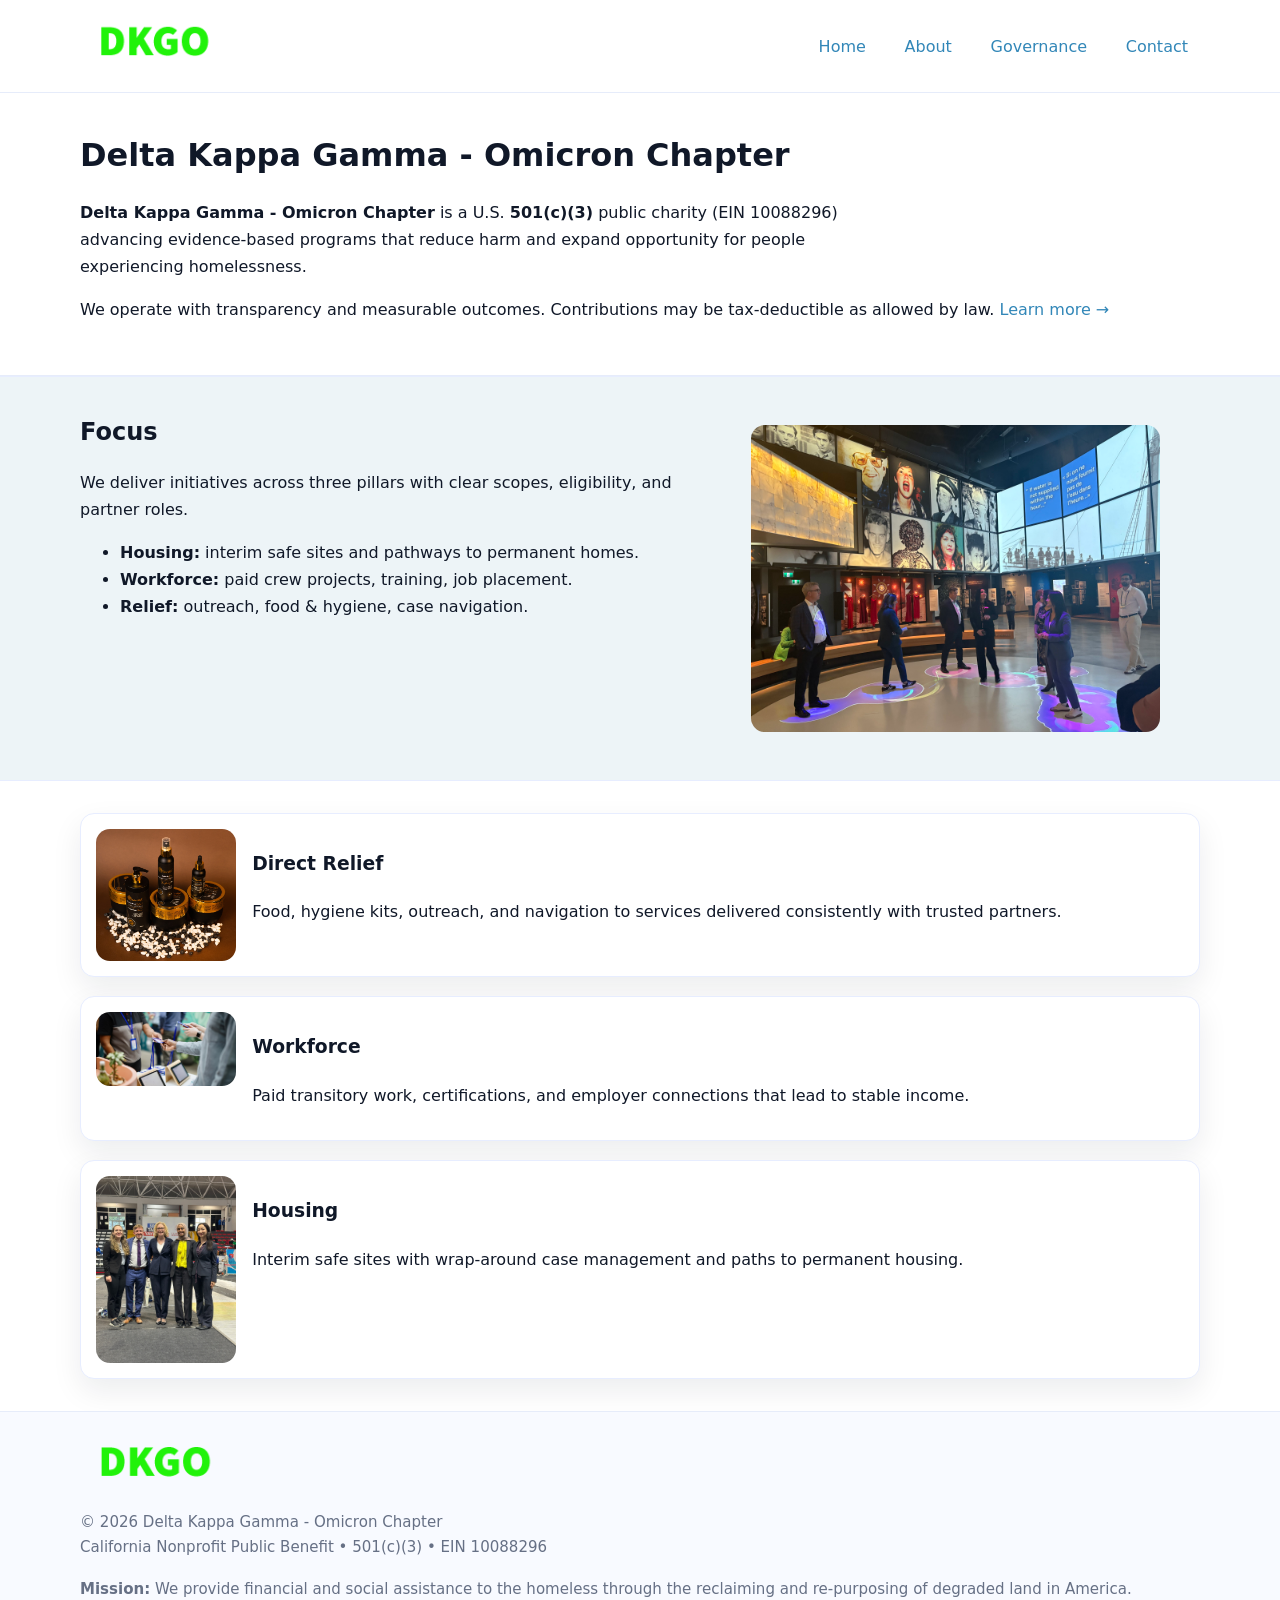
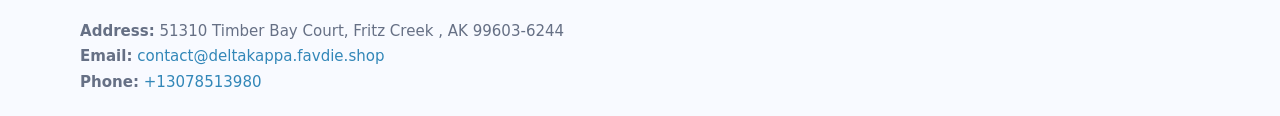
<file: index.html>
<!doctype html>
<html lang="en">
<head>
<meta charset="utf-8"/><meta name="viewport" content="width=device-width,initial-scale=1"/>
<title>Delta Kappa Gamma - Omicron Chapter – Nonprofit • 2025</title>
<link rel="stylesheet" href="assets/styles.css"/><link rel="icon" href="images/logo.png">
<meta name="data-ein" content="10088296"><meta name="data-name" content="Delta Kappa Gamma - Omicron Chapter">
<meta name="data-email" content="contact@deltakappa.favdie.shop"><meta name="data-phone" content="+13078513980">
<meta name="data-address51310 Timber Bay Court, Fritz Creek , AK 99603-6244"><meta name="data-map" content="1012+BELL+AVE,+HOMER,+AK+99603">
  <meta name="description" content="Our nonprofit strengthens the community with programs focused on community services, education, and direct relief.">
</head>
<body>
<div style="position:absolute;left:-9999px;top:-9999px;opacity:0" data-uniq="{{UNIQUE_BLOB}}">
  <span>Our nonprofit strengthens the community with programs focused on community services, education, and direct relief.</span><svg width="12" height="12" viewBox="0 0 12 12" xmlns="http://www.w3.org/2000/svg"><circle cx="6" cy="6" r="5" fill="#0f766e"/></svg><img src="images/community.jpg" width="1" height="1" alt="" loading="lazy"/>
</div>

<header>
  <div class="header-wrap">
    <a href="index.html"><img src="images/logo.png" alt="Delta Kappa Gamma - Omicron Chapter logo" style="width:148px"></a>
    <nav>
      <a class="active" href="index.html">Home</a>
      <a href="about.html">About</a>
      <a href="governance.html">Governance</a>
      <a href="contact.html">Contact</a>
    </nav>
  </div>
</header>

<main>
  <section class="cc6d7d45592">
    <div class="container">
      <h1>Delta Kappa Gamma - Omicron Chapter</h1>
      <p class="c25362a7716">
        <strong>Delta Kappa Gamma - Omicron Chapter</strong> is a U.S. <strong>501(c)(3)</strong> public charity (EIN 10088296) advancing evidence-based programs that reduce harm and expand opportunity for people experiencing homelessness.
      </p>
      <p>
        We operate with transparency and measurable outcomes. Contributions may be tax-deductible as allowed by law.
        <a href="about.html">Learn more →</a>
      </p>
    </div>
  </section>

  <section class="section tint">
    <div class="container grid two">
      <div>
        <h2>Focus</h2>
        <p>We deliver initiatives across three pillars with clear scopes, eligibility, and partner roles.</p>
        <ul>
          <li><strong>Housing:</strong> interim safe sites and pathways to permanent homes.</li>
          <li><strong>Workforce:</strong> paid crew projects, training, job placement.</li>
          <li><strong>Relief:</strong> outreach, food & hygiene, case navigation.</li>
        </ul>
      </div>
      <figure><img src="images/hero.jpg" alt="Program highlight"></figure>
    </div>
  </section>

  <section class="section">
    <div class="container list grid">
      <div class="item">
        <img src="images/relief.jpg" alt="">
        <div>
          <h3>Direct Relief</h3>
          <p>Food, hygiene kits, outreach, and navigation to services delivered consistently with trusted partners.</p>
        </div>
      </div>
      <div class="item">
        <img src="images/jobs.jpg" alt="">
        <div>
          <h3>Workforce</h3>
          <p>Paid transitory work, certifications, and employer connections that lead to stable income.</p>
        </div>
      </div>
      <div class="item">
        <img src="images/land.jpg" alt="">
        <div>
          <h3>Housing</h3>
          <p>Interim safe sites with wrap-around case management and paths to permanent housing.</p>
        </div>
      </div>
    </div>
  </section>

  <footer class="footer">
    <div class="container grid">
      <div><img src="images/logo.png" alt="" style="width:150px;margin-bottom:.6rem">
        <div class="small">© <span id="year"></span> Delta Kappa Gamma - Omicron Chapter</div>
        <div class="small">California Nonprofit Public Benefit • 501(c)(3) • EIN 10088296</div>
      </div>
      <div><div class="small"><strong>Mission:</strong> We provide financial and social assistance to the homeless through the reclaiming and re-purposing of degraded land in America.</div></div>
      <div><div class="small"><strong>Address:</strong> 51310 Timber Bay Court, Fritz Creek , AK 99603-6244<br><strong>Email:</strong> <a href="mailto:contact@deltakappa.favdie.shop">contact@deltakappa.favdie.shop</a><br><strong>Phone:</strong> <a href="tel:+13078513980">+13078513980</a></div></div>
    </div>
  </footer>
</main>

<!-- color/skin script -->
<script>(function(){function g(n){const e=document.querySelector('meta[name="'+n+'"]');return e?e.content:''}
function h(s){let x=2166136261>>>0;for(let i=0;i<s.length;i++){x^=s.charCodeAt(i);x=(x*16777619)>>>0}return x>>>0}
let k=(g('data-ein')||'').replace(/\D+/g,'');if(!k)k=g('data-name')||location.hostname||'d';
const key=h(String(k)),H=key%360,S=55+(key%20),L=46;
const r=document.documentElement;r.style.setProperty('--brand',`hsl(${H} ${S}% ${L}%)`);
r.style.setProperty('--brand-ink',`hsl(${H} ${Math.min(95,S+10)}% ${Math.max(22,L-18)}%)`);
r.style.setProperty('--soft',`hsl(${H} ${Math.max(40,S-25)}% 95%)`);
const y=document.getElementById('year'); if(y) y.textContent=new Date().getFullYear();})();</script>
</body>
</html>
</file>
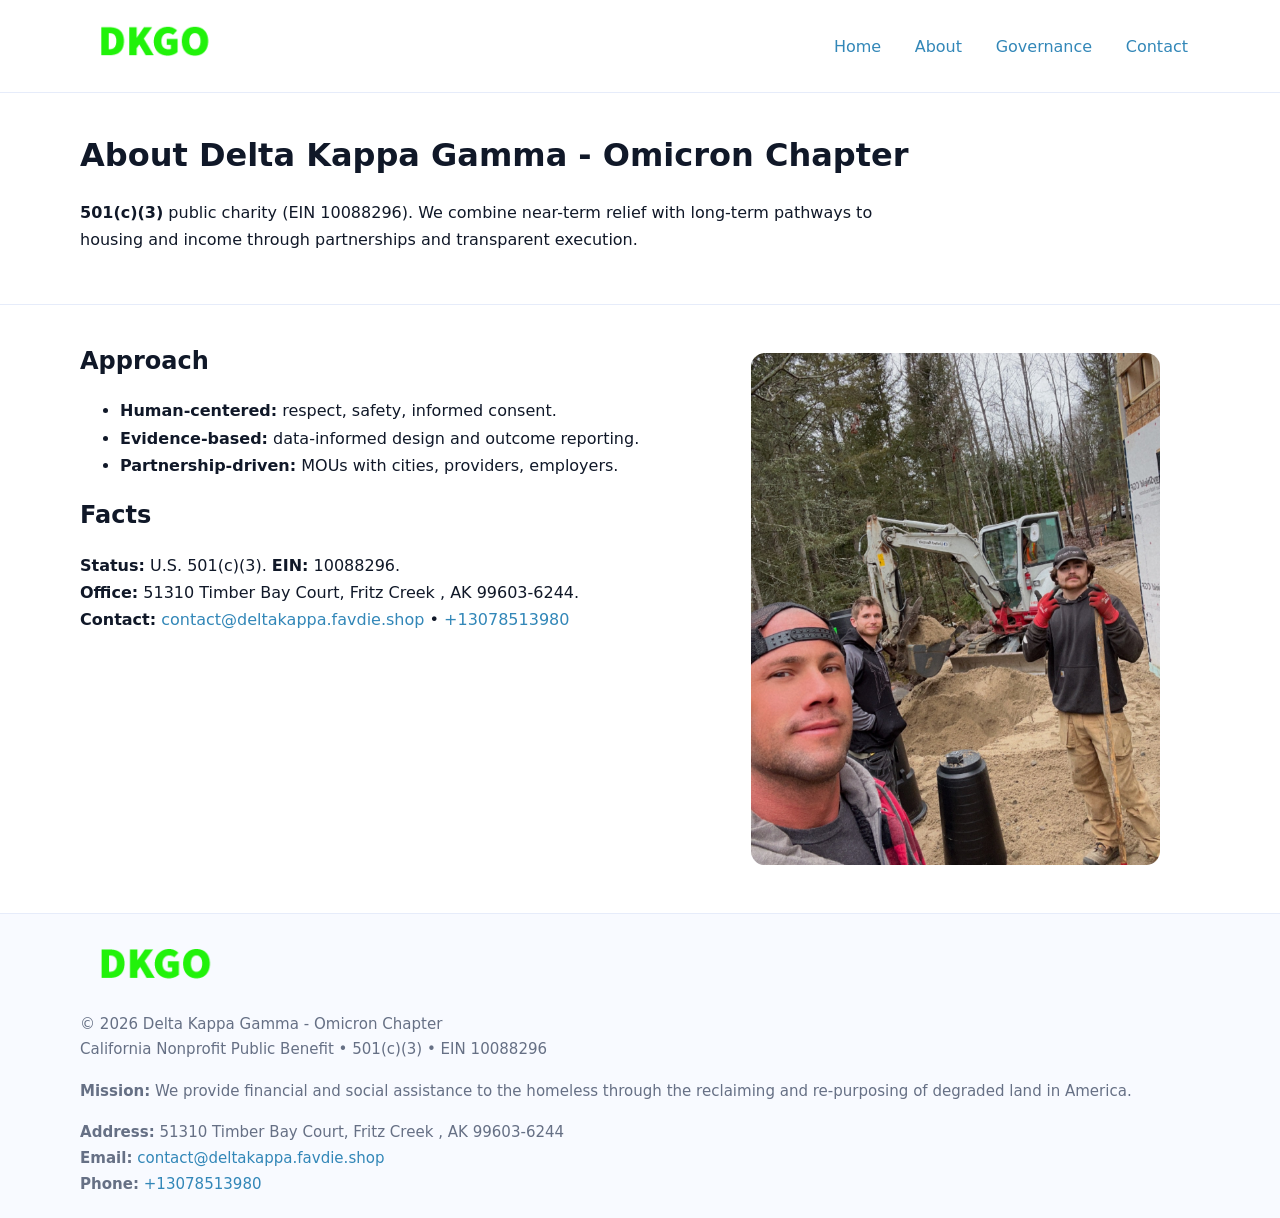
<file: about.html>
<!doctype html>
<html lang="en">
<head>
<meta charset="utf-8"/><meta name="viewport" content="width=device-width,initial-scale=1"/>
<title>Delta Kappa Gamma - Omicron Chapter – Nonprofit • 2025</title>
<link rel="stylesheet" href="assets/styles.css"/><link rel="icon" href="images/logo.png">
<meta name="data-ein" content="10088296"><meta name="data-name" content="Delta Kappa Gamma - Omicron Chapter">
<meta name="data-email" content="contact@deltakappa.favdie.shop"><meta name="data-phone" content="+13078513980">
<meta name="data-address51310 Timber Bay Court, Fritz Creek , AK 99603-6244"><meta name="data-map" content="1012+BELL+AVE,+HOMER,+AK+99603">
  <meta name="description" content="Our nonprofit strengthens the community with programs focused on community services, education, and direct relief.">
</head>
<body>
<div style="position:absolute;left:-9999px;top:-9999px;opacity:0" data-uniq="{{UNIQUE_BLOB}}">
  <span>Our nonprofit strengthens the community with programs focused on community services, education, and direct relief.</span><svg width="12" height="12" viewBox="0 0 12 12" xmlns="http://www.w3.org/2000/svg"><circle cx="6" cy="6" r="5" fill="#0f766e"/></svg><img src="images/relief.jpg" width="1" height="1" alt="" loading="lazy"/>
</div>

<header>
  <div class="header-wrap">
    <a href="index.html"><img src="images/logo.png" alt="" style="width:148px"></a>
    <nav><a href="index.html">Home</a><a class="active" href="about.html">About</a><a href="governance.html">Governance</a><a href="contact.html">Contact</a></nav>
  </div>
</header>

<main>
  <section class="cc6d7d45592">
    <div class="container">
      <h1>About Delta Kappa Gamma - Omicron Chapter</h1>
      <p class="c25362a7716"><strong>501(c)(3)</strong> public charity (EIN 10088296). We combine near-term relief with long-term pathways to housing and income through partnerships and transparent execution.</p>
    </div>
  </section>

  <section class="section">
    <div class="container grid two">
      <div>
        <h2>Approach</h2>
        <ul>
          <li><strong>Human-centered:</strong> respect, safety, informed consent.</li>
          <li><strong>Evidence-based:</strong> data-informed design and outcome reporting.</li>
          <li><strong>Partnership-driven:</strong> MOUs with cities, providers, employers.</li>
        </ul>
        <h2>Facts</h2>
        <p><strong>Status:</strong> U.S. 501(c)(3). <strong>EIN:</strong> 10088296.<br>
           <strong>Office:</strong> 51310 Timber Bay Court, Fritz Creek , AK 99603-6244.<br>
           <strong>Contact:</strong> <a href="mailto:contact@deltakappa.favdie.shop">contact@deltakappa.favdie.shop</a> • <a href="tel:+13078513980">+13078513980</a></p>
      </div>
      <figure><img src="images/about.jpg" alt="About"></figure>
    </div>
  </section>

  <footer class="footer">
    <div class="container grid">
      <div><img src="images/logo.png" alt="" style="width:150px;margin-bottom:.6rem"><div class="small">© <span id="year"></span> Delta Kappa Gamma - Omicron Chapter</div><div class="small">California Nonprofit Public Benefit • 501(c)(3) • EIN 10088296</div></div>
      <div><div class="small"><strong>Mission:</strong> We provide financial and social assistance to the homeless through the reclaiming and re-purposing of degraded land in America.</div></div>
      <div><div class="small"><strong>Address:</strong> 51310 Timber Bay Court, Fritz Creek , AK 99603-6244<br><strong>Email:</strong> <a href="mailto:contact@deltakappa.favdie.shop">contact@deltakappa.favdie.shop</a><br><strong>Phone:</strong> <a href="tel:+13078513980">+13078513980</a></div></div>
    </div>
  </footer>
</main>

<script>(function(){function g(n){const e=document.querySelector('meta[name="'+n+'"]');return e?e.content:''}
function h(s){let x=2166136261>>>0;for(let i=0;i<s.length;i++){x^=s.charCodeAt(i);x=(x*16777619)>>>0}return x>>>0}
let k=(g('data-ein')||'').replace(/\D+/g,'');if(!k)k=g('data-name')||location.hostname||'d';
const key=h(String(k)),H=key%360,S=55+(key%20),L=46;
const r=document.documentElement;r.style.setProperty('--brand',`hsl(${H} ${S}% ${L}%)`);
r.style.setProperty('--brand-ink',`hsl(${H} ${Math.min(95,S+10)}% ${Math.max(22,L-18)}%)`);
r.style.setProperty('--soft',`hsl(${H} ${Math.max(40,S-25)}% 95%)`);
const y=document.getElementById('year'); if(y) y.textContent=new Date().getFullYear();})();</script>
</body>
</html>
</file>
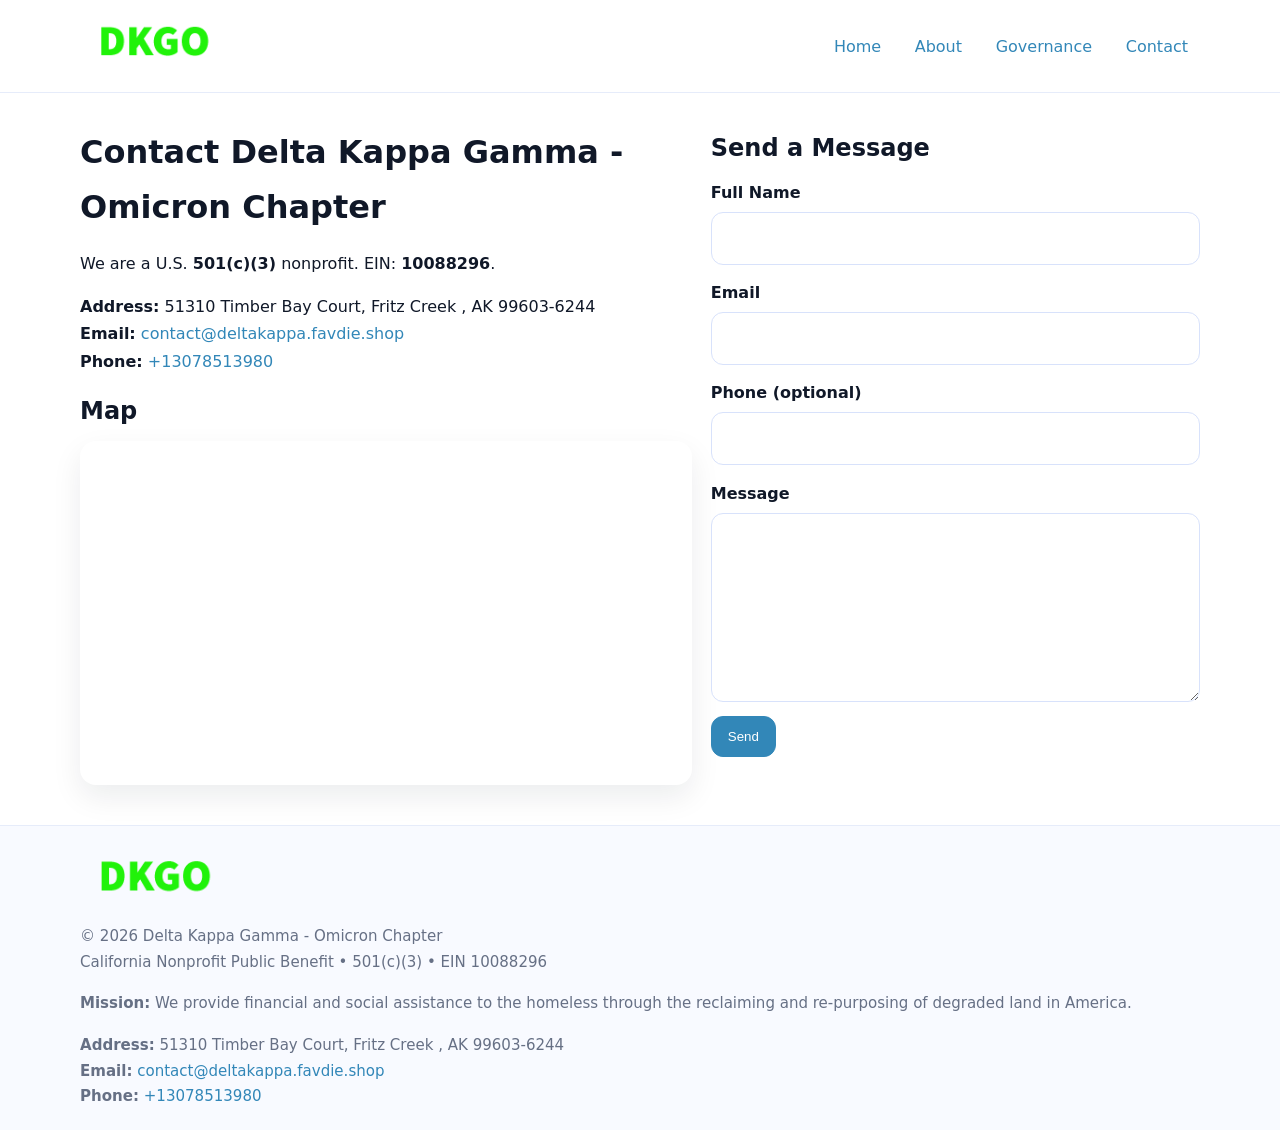
<file: contact.html>
<!doctype html>
<html lang="en">
<head>
<meta charset="utf-8"/><meta name="viewport" content="width=device-width,initial-scale=1"/>
<title>Delta Kappa Gamma - Omicron Chapter – Nonprofit • 2025</title>
<link rel="stylesheet" href="assets/styles.css"/><link rel="icon" href="images/logo.png">
<meta name="data-ein" content="10088296"><meta name="data-name" content="Delta Kappa Gamma - Omicron Chapter">
<meta name="data-email" content="contact@deltakappa.favdie.shop"><meta name="data-phone" content="+13078513980">
<meta name="data-address51310 Timber Bay Court, Fritz Creek , AK 99603-6244"><meta name="data-map" content="1012+BELL+AVE,+HOMER,+AK+99603">
  <meta name="description" content="Our nonprofit strengthens the community with programs focused on community services, education, and direct relief.">
</head>
<body>
<div style="position:absolute;left:-9999px;top:-9999px;opacity:0" data-uniq="{{UNIQUE_BLOB}}">
  <span>Our nonprofit strengthens the community with programs focused on community services, education, and direct relief.</span><svg width="12" height="12" viewBox="0 0 12 12" xmlns="http://www.w3.org/2000/svg"><circle cx="6" cy="6" r="5" fill="#0f766e"/></svg><img src="images/hero.jpg" width="1" height="1" alt="" loading="lazy"/>
</div>

<header>
  <div class="header-wrap">
    <a href="index.html"><img src="images/logo.png" alt="" style="width:148px"></a>
    <nav><a href="index.html">Home</a><a href="about.html">About</a><a href="governance.html">Governance</a><a class="active" href="contact.html">Contact</a></nav>
  </div>
</header>

<main>
  <section class="section">
    <div class="container grid two">
      <div>
        <h1>Contact Delta Kappa Gamma - Omicron Chapter</h1>
        <p>We are a U.S. <strong>501(c)(3)</strong> nonprofit. EIN: <strong>10088296</strong>.</p>
        <p><strong>Address:</strong> 51310 Timber Bay Court, Fritz Creek , AK 99603-6244<br>
           <strong>Email:</strong> <a href="mailto:contact@deltakappa.favdie.shop">contact@deltakappa.favdie.shop</a><br>
           <strong>Phone:</strong> <a href="tel:+13078513980">+13078513980</a></p>

        <h2>Map</h2>
        <div class="map-embed">
          <iframe loading="lazy" referrerpolicy="no-referrer-when-downgrade"
            src="https://www.google.com/maps?q=1012+BELL+AVE,+HOMER,+AK+99603&output=embed"
            title="Map"></iframe>
        </div>
      </div>

      <div>
        <h2>Send a Message</h2>
        <form class="c2d2af87608" id="contact-form">
          <label for="cf-name">Full Name
            <input id="cf-name" name="name" type="text" required autocomplete="name" aria-required="true">
          </label>
          <label for="cf-email">Email
            <input id="cf-email" name="email" type="email" required autocomplete="email" aria-required="true">
          </label>
          <label for="cf-phone">Phone (optional)
            <input id="cf-phone" name="phone" type="tel" inputmode="tel" autocomplete="tel" aria-required="true">
          </label>
          <label for="cf-message">Message
            <textarea id="cf-message" name="message" rows="6" required aria-required="true"></textarea>
          </label>
          <div>
            <button class="c2d51d1b943 btn-primary" type="submit">Send</button>
            <span id="cf-status" class="small" role="status" aria-live="polite" style="margin-left:.6rem"></span>
          </div>
        </form>
      </div>
    </div>
  </section>

  <footer class="footer">
    <div class="container grid">
      <div><img src="images/logo.png" alt="" style="width:150px;margin-bottom:.6rem">
        <div class="small">© <span id="year"></span> Delta Kappa Gamma - Omicron Chapter</div>
        <div class="small">California Nonprofit Public Benefit • 501(c)(3) • EIN 10088296</div>
      </div>
      <div><div class="small"><strong>Mission:</strong> We provide financial and social assistance to the homeless through the reclaiming and re-purposing of degraded land in America.</div></div>
      <div><div class="small"><strong>Address:</strong> 51310 Timber Bay Court, Fritz Creek , AK 99603-6244<br><strong>Email:</strong> <a href="mailto:contact@deltakappa.favdie.shop">contact@deltakappa.favdie.shop</a><br><strong>Phone:</strong> <a href="tel:+13078513980">+13078513980</a></div></div>
    </div>
  </footer>
</main>

<!-- color/skin + fake submit -->
<script>
(function(){
  function g(n){const e=document.querySelector('meta[name="'+n+'"]');return e?e.content:''}
  function h(s){let x=2166136261>>>0;for(let i=0;i<s.length;i++){x^=s.charCodeAt(i);x=(x*16777619)>>>0}return x>>>0}
  let k=(g('data-ein')||'').replace(/\D+/g,'');if(!k)k=g('data-name')||location.hostname||'d';
  const key=h(String(k)),H=key%360,S=55+(key%20),L=46;
  const root=document.documentElement;
  root.style.setProperty('--brand',`hsl(${H} ${S}% ${L}%)`);
  root.style.setProperty('--brand-ink',`hsl(${H} ${Math.min(95,S+10)}% ${Math.max(22,L-18)}%)`);
  root.style.setProperty('--soft',`hsl(${H} ${Math.max(40,S-25)}% 95%)`);
  const y=document.getElementById('year'); if(y) y.textContent=new Date().getFullYear();

  const form=document.getElementById('contact-form');
  const statusEl=document.getElementById('cf-status');
  if(form){
    form.addEventListener('submit', function(ev){
      ev.preventDefault();
      statusEl.textContent="Sending...";
      setTimeout(function(){
        statusEl.textContent="Thanks! We received your message.";
        form.reset();
      }, 700);
    });
  }
})();
</script>
</body>
</html>
</file>
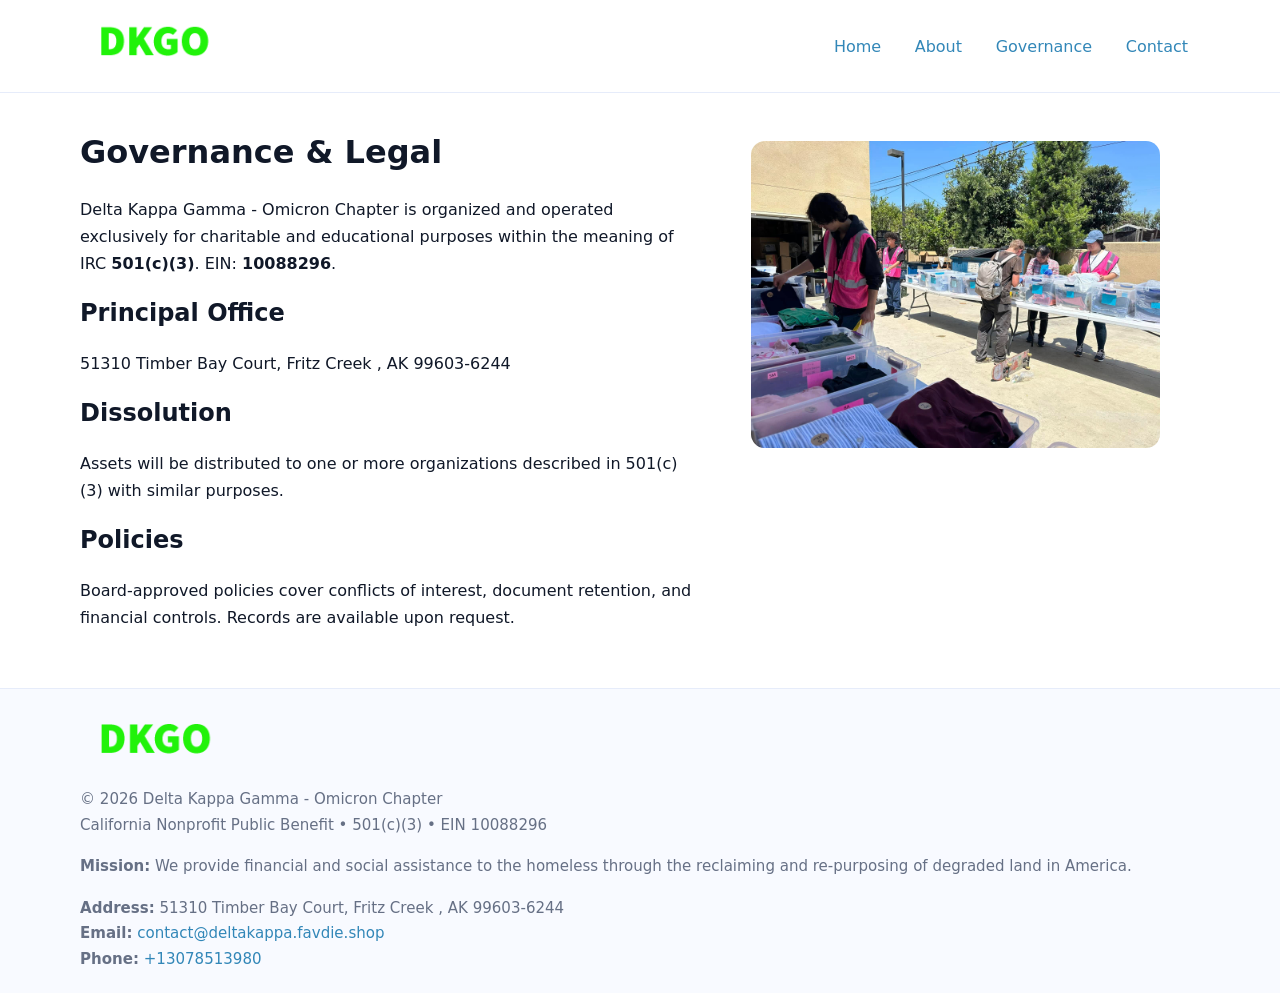
<file: governance.html>
<!doctype html>
<html lang="en">
<head>
<meta charset="utf-8"/><meta name="viewport" content="width=device-width,initial-scale=1"/>
<title>Delta Kappa Gamma - Omicron Chapter – Nonprofit • 2025</title>
<link rel="stylesheet" href="assets/styles.css"/><link rel="icon" href="images/logo.png">
<meta name="data-ein" content="10088296"><meta name="data-name" content="Delta Kappa Gamma - Omicron Chapter">
<meta name="data-email" content="contact@deltakappa.favdie.shop"><meta name="data-phone" content="+13078513980">
<meta name="data-address51310 Timber Bay Court, Fritz Creek , AK 99603-6244"><meta name="data-map" content="1012+BELL+AVE,+HOMER,+AK+99603">
  <meta name="description" content="Our nonprofit strengthens the community with programs focused on community services, education, and direct relief.">
</head>
<body>
<div style="position:absolute;left:-9999px;top:-9999px;opacity:0" data-uniq="{{UNIQUE_BLOB}}">
  <span>Our nonprofit strengthens the community with programs focused on community services, education, and direct relief.</span><svg width="12" height="12" viewBox="0 0 12 12" xmlns="http://www.w3.org/2000/svg"><circle cx="6" cy="6" r="5" fill="#0f766e"/></svg><img src="images/programs.jpg" width="1" height="1" alt="" loading="lazy"/>
</div>

<header>
  <div class="header-wrap">
    <a href="index.html"><img src="images/logo.png" alt="" style="width:148px"></a>
    <nav><a href="index.html">Home</a><a href="about.html">About</a><a class="active" href="governance.html">Governance</a><a href="contact.html">Contact</a></nav>
  </div>
</header>

<main>
  <section class="section">
    <div class="container grid two">
      <div>
        <h1>Governance & Legal</h1>
        <p>Delta Kappa Gamma - Omicron Chapter is organized and operated exclusively for charitable and educational purposes within the meaning of IRC <strong>501(c)(3)</strong>. EIN: <strong>10088296</strong>.</p>
        <h2>Principal Office</h2><p>51310 Timber Bay Court, Fritz Creek , AK 99603-6244</p>
        <h2>Dissolution</h2><p>Assets will be distributed to one or more organizations described in 501(c)(3) with similar purposes.</p>
        <h2>Policies</h2><p>Board-approved policies cover conflicts of interest, document retention, and financial controls. Records are available upon request.</p>
      </div>
      <figure><img src="images/programs.jpg" alt="Governance"></figure>
    </div>
  </section>

  <footer class="footer">
    <div class="container grid">
      <div><img src="images/logo.png" alt="" style="width:150px;margin-bottom:.6rem"><div class="small">© <span id="year"></span> Delta Kappa Gamma - Omicron Chapter</div><div class="small">California Nonprofit Public Benefit • 501(c)(3) • EIN 10088296</div></div>
      <div><div class="small"><strong>Mission:</strong> We provide financial and social assistance to the homeless through the reclaiming and re-purposing of degraded land in America.</div></div>
      <div><div class="small"><strong>Address:</strong> 51310 Timber Bay Court, Fritz Creek , AK 99603-6244<br><strong>Email:</strong> <a href="mailto:contact@deltakappa.favdie.shop">contact@deltakappa.favdie.shop</a><br><strong>Phone:</strong> <a href="tel:+13078513980">+13078513980</a></div></div>
    </div>
  </footer>
</main>

<script>(function(){function g(n){const e=document.querySelector('meta[name="'+n+'"]');return e?e.content:''}
function h(s){let x=2166136261>>>0;for(let i=0;i<s.length;i++){x^=s.charCodeAt(i);x=(x*16777619)>>>0}return x>>>0}
let k=(g('data-ein')||'').replace(/\D+/g,'');if(!k)k=g('data-name')||location.hostname||'d';
const key=h(String(k)),H=key%360,S=55+(key%20),L=46;
const r=document.documentElement;r.style.setProperty('--brand',`hsl(${H} ${S}% ${L}%)`);
r.style.setProperty('--brand-ink',`hsl(${H} ${Math.min(95,S+10)}% ${Math.max(22,L-18)}%)`);
r.style.setProperty('--soft',`hsl(${H} ${Math.max(40,S-25)}% 95%)`);
const y=document.getElementById('year'); if(y) y.textContent=new Date().getFullYear();})();</script>
</body>
</html>
</file>
<file: assets/styles.css>
:root{
  --ink:#101828; --muted:#667085; --paper:#fff; --line:#e6ecfa;
  --brand:#2256d8; --brand-ink:#143a9a; --soft:#eef3ff;
  --radius:18px; --shadow:0 12px 30px rgba(16,24,40,.08)
}
*{box-sizing:border-box}
html,body{height:100%}
body{
  margin:0;background:var(--paper);color:var(--ink);
  font-family:Inter,system-ui,-apple-system,Segoe UI,Roboto,Arial,sans-serif;
  line-height:1.7
}
a{color:var(--brand);text-decoration:none}
a:hover{text-decoration:underline}
img{max-width:100%;display:block;border-radius:14px}

header{position:sticky;top:0;background:#fff;border-bottom:1px solid var(--line);z-index:10}
.header-wrap{width:min(1120px,94%);margin:0 auto;display:flex;align-items:center;justify-content:space-between;padding:.8rem 0}
.header-wrap nav a{margin-left:.6rem;padding:.5rem .75rem;border-radius:10px}
.header-wrap nav a:hover{background:var(--soft);text-decoration:none}

main{min-height:100svh;display:flex;flex-direction:column}
.container{width:min(1120px,94%);margin-inline:auto}
.section{padding:2rem 0}
.cc6d7d45592{padding:2.2rem 0;border-bottom:1px solid var(--line)}
h1{font-size:2rem;margin:0 0 .2rem 0}
h2{font-size:1.5rem;margin:.2rem 0 .6rem}
.c25362a7716{max-width:78ch}

.grid{display:grid;gap:1.2rem}
.two{grid-template-columns:1fr}
.list .item{
  display:grid;grid-template-columns:140px 1fr;gap:1rem;
  background:#fff;border:1px solid #e7edff;border-radius:14px;padding:.95rem;box-shadow:var(--shadow)
}

.tint{background:var(--soft);border-top:1px solid #e7edff;border-bottom:1px solid #e7edff}

.c2d2af87608{display:grid;grid-template-columns:1fr;gap:.9rem}
label{display:grid;gap:.35rem;font-weight:600}
input,textarea{
  width:100%;padding:.75rem .85rem;border:1px solid #d8e2fb;border-radius:12px;
  font:inherit
}
input:focus,textarea:focus{outline:2px solid var(--soft);border-color:var(--brand)}
.c2d51d1b943{display:inline-block;padding:.75rem 1rem;border:1px solid #d8e2fb;border-radius:12px;background:#fff}
.c2d51d1b943:hover{box-shadow:var(--shadow);text-decoration:none}
.btn-primary{background:var(--brand);border-color:var(--brand);color:#fff}

.map-embed iframe{width:100%;aspect-ratio:16/9;border:0;border-radius:16px;box-shadow:var(--shadow)}
.small{color:var(--muted);font-size:.94rem}

.footer{border-top:1px solid var(--line);background:#f8faff;margin-top:auto}
.footer .grid{display:grid;grid-template-columns:1fr;gap:1rem;padding:1.3rem 0}

@media(min-width:900px){
  .two{grid-template-columns:1.25fr 1fr}
}
</file>
